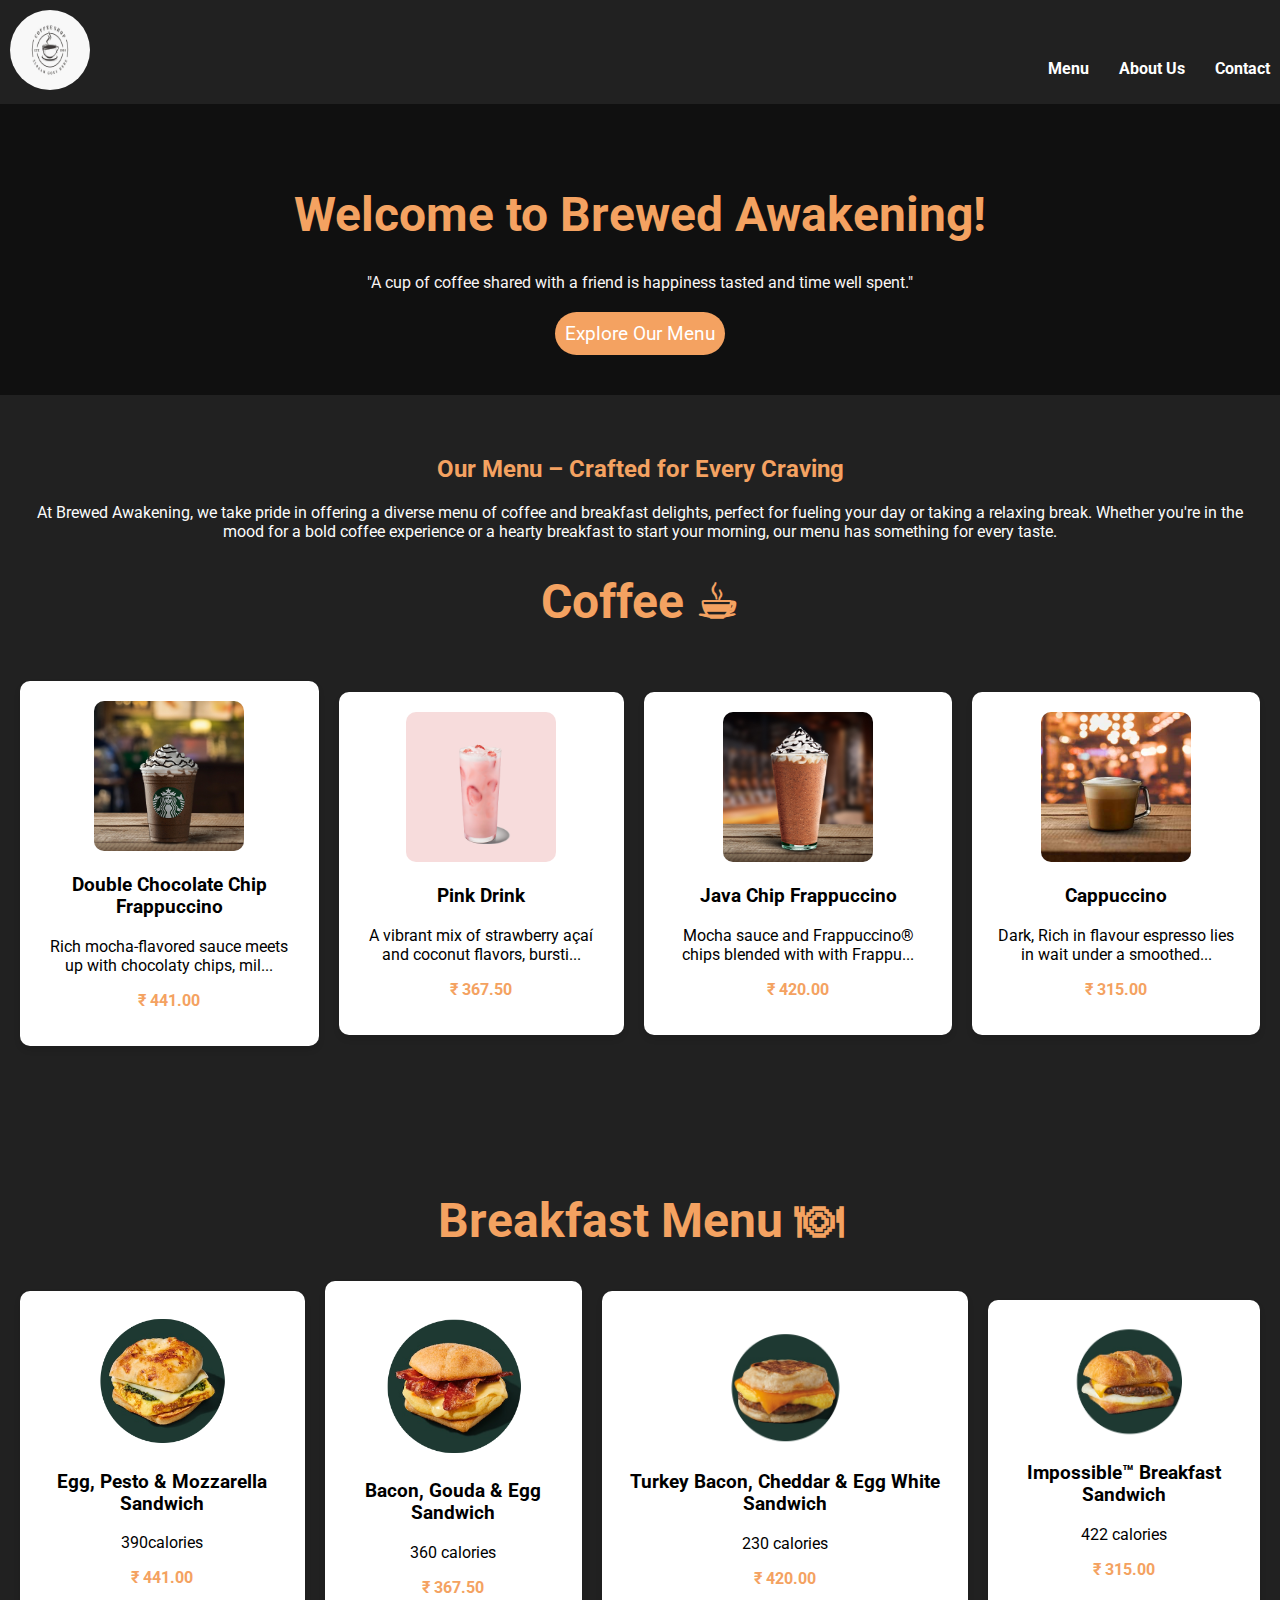
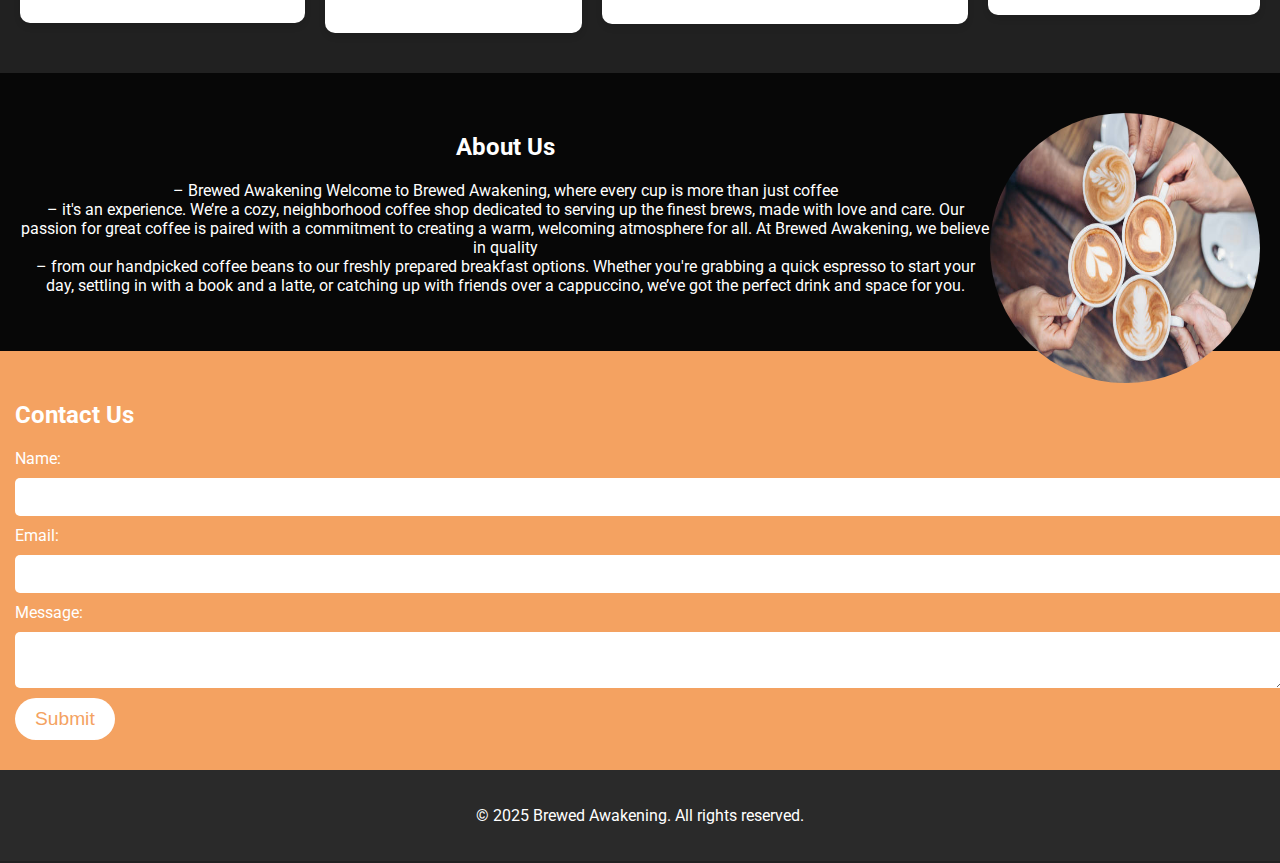
<file: CSS/index.html>
<!DOCTYPE html>
<html lang="en">
<head>
    <meta charset="UTF-8">
    <meta name="viewport" content="width=device-width, initial-scale=1.0">
    <title>Brewed Awakening Coffee Shop</title>
    <link href="https://fonts.googleapis.com/css2?family=Roboto:wght@400;700&display=swap" rel="stylesheet">
    <link rel="stylesheet" href="style.css">
</head>
<body>
    <header>
        <div class="logo">
            <img src="./images/logo.jpg" alt="Brewed Awakening Logo">

        </div>
        <nav>
            <ul>
                <li><a href="#menu">Menu</a></li>
                <li><a href="#about">About Us</a></li>
                <li><a href="#contact">Contact</a></li>
            </ul>
        </nav>
    </header>

    <section class="intro">
        <h1>Welcome to Brewed Awakening!</h1>
        <p>"A cup of coffee shared with a friend is happiness tasted and time well spent."</p>
        <a href="#coffeeH" class="menuButton">Explore Our Menu</a>
    </section>

    <main>
        <section id="menu">
            <h2>Our Menu – Crafted for Every Craving</h2>
             <p class="description">At Brewed Awakening, we take pride in offering a diverse menu of coffee and breakfast delights, perfect for fueling your day or taking a relaxing break. Whether you're in the mood for a bold coffee experience or a hearty breakfast to start your morning, our menu has something for every taste.</p>
             <h1 id="coffeeH">Coffee ☕︎</h1><br>
             <div class="menu1">
               
                <div class="menu_item">
                    <img src="./images/coffee1.jpg" alt="Double Chocolate Chip Frappuccino">
                    <h3>Double Chocolate Chip Frappuccino</h3>
                    <p>Rich mocha-flavored sauce meets up with chocolaty chips, mil...</p>
                    <p class="price">₹ 441.00</p>
                </div>
                <div class="menu_item">
                    <img src="./images/coffee2.jpg" alt="Pink Drink">
                    <h3>Pink Drink</h3>
                    <p>A vibrant mix of strawberry açaí and coconut flavors, bursti...</p>
                    <p class="price">₹ 367.50</p>
                </div>
                <div class="menu_item">
                    <img src="./images/coffee3.jpg" alt="Java Chip Frappuccino">
                    <h3>Java Chip Frappuccino</h3>
                    <p>Mocha sauce and Frappuccino® chips blended with with Frappu...</p>
                    <p class="price">₹ 420.00</p>
                </div>
                <div class="menu_item">
                    <img src="./images/coffee4.jpg" alt="Java Chip Frappuccino">
                    <h3>Cappuccino</h3>
                    <p>Dark, Rich in flavour espresso lies in wait under a smoothed...</p>
                    <p class="price">₹ 315.00</p>
                </div>
            </div>
            <br><br><br><br><br><br>
            <h1 id="breakfast">Breakfast Menu 🍽</h1>
            <div class="menu2">
               
                <div class="menu_item">
                    <img src="./images/sandwich1.png" alt="Egg, Pesto & Mozzarella Sandwich">
                    <h3>Egg, Pesto & Mozzarella Sandwich</h3>
                    <p>390calories </p>
                    <p class="price">₹ 441.00</p>
                </div>
                <div class="menu_item">
                    <img src="./images/sandwich2.png" alt="Bacon, Gouda & Egg Sandwich">
                    <h3>Bacon, Gouda & Egg Sandwich</h3>
                    <p>360 calories </p>
                    <p class="price">₹ 367.50</p>
                </div>
                <div class="menu_item">
                    <img src="./images/sandwich3.png" alt="Turkey Bacon, Cheddar & Egg White Sandwich">
                    <h3>Turkey Bacon, Cheddar & Egg White Sandwich</h3>
                    <p>230 calories </p>
                    <p class="price">₹ 420.00</p>
                </div>
                <div class="menu_item">
                    <img src="./images/sandwich4.png" alt="Impossible™ Breakfast Sandwich">
                    <h3>Impossible™ Breakfast Sandwich</h3>
                    <p>422 calories </p>
                    <p class="price">₹ 315.00</p>
                </div>
            </div>

        </section>

        <section id="about">
            <img class="aboutImg" src="./images/aboutus.jpg">
            <h2>About Us </h2>
            <p> – Brewed Awakening

                Welcome to Brewed Awakening, where every cup is more than just coffee <br>– it's an experience. We’re a cozy, neighborhood coffee shop dedicated to serving up the finest brews, made with love and care. Our passion for great coffee is paired with a commitment to creating a warm, welcoming atmosphere for all.
                
                At Brewed Awakening, we believe in quality <br>– from our handpicked coffee beans to our freshly prepared breakfast options. Whether you're grabbing a quick espresso to start your day, settling in with a book and a latte, or catching up with friends over a cappuccino, we’ve got the perfect drink and space for you.
                
                
        </section>

        <section id="contact">
            <h2>Contact Us</h2>
            <form>
                <label for="name">Name:</label>
                <input type="text" id="name" name="name" required>

                <label for="email">Email:</label>
                <input type="email" id="email" name="email" required>

                <label for="message">Message:</label>
                <textarea id="message" name="message"  required></textarea>

                <button type="submit" class="btnSubmit">Submit</button>
            </form>
        </section>
    </main>

    <footer>
        <p>&copy; 2025 Brewed Awakening. All rights reserved.</p>
    </footer>
</body>
</html>
</file>
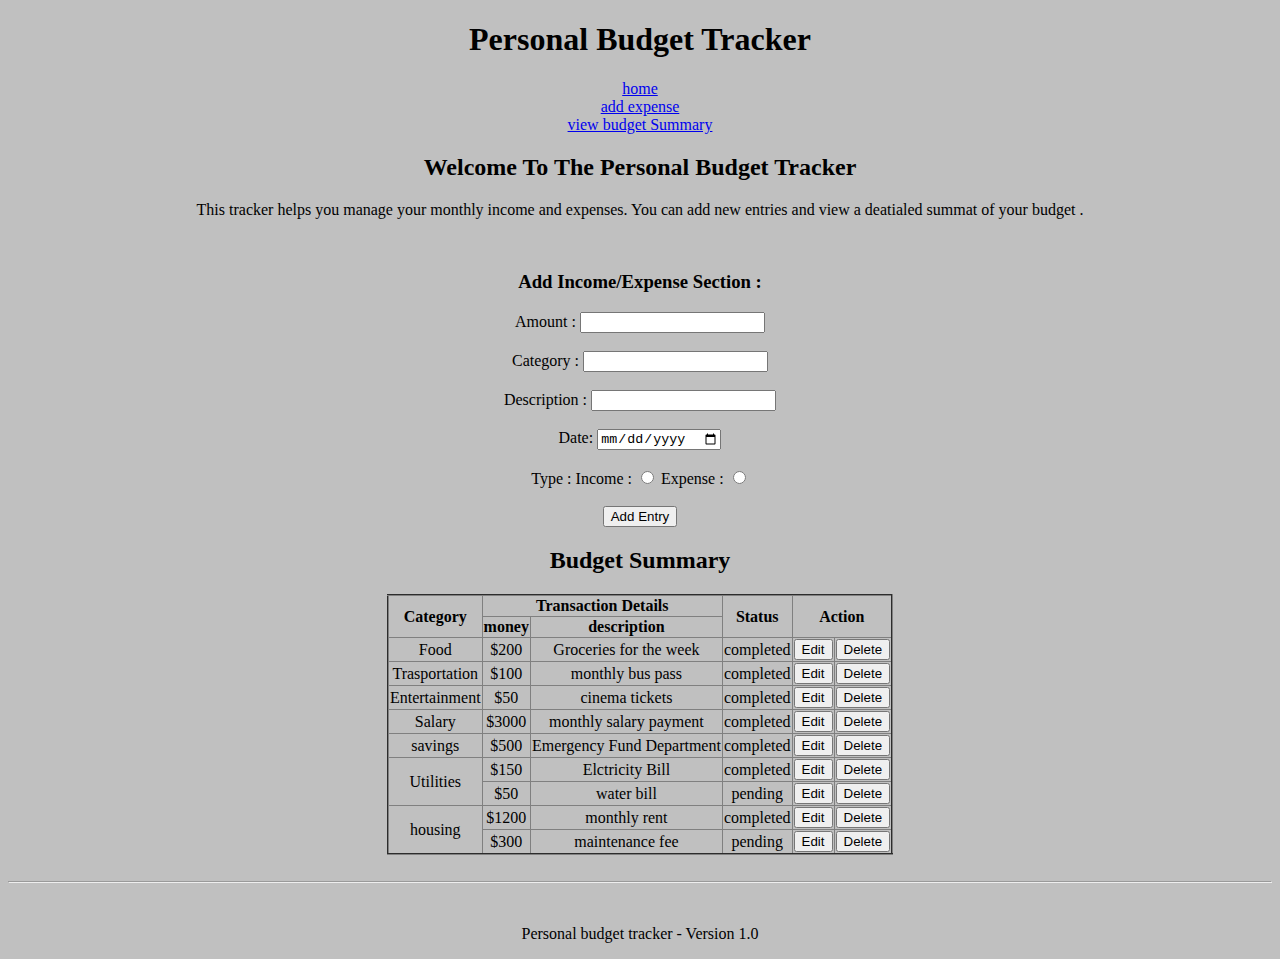
<file: Html/index.html>
<!DOCTYPE html>
<html lang="en">
<head>
    <meta charset="UTF-8">
    <meta name="viewport" content="width=device-width, initial-scale=1.0">
    <title>Personal Budget Tracker</title>
</head>
<body  align="center" style="background-color:silver;">
    <header>
    <h1> Personal Budget Tracker</h1>
</header>
<nav>
    <a href="Home">home  </a>  <br>
    <a href="add expense">add expense  </a> <br>
    <a href="view budget">view budget Summary </a> <br>
       
</nav>

<section>
    <h2>Welcome To The Personal Budget Tracker</h2>
    <p>This tracker helps you manage your monthly income and expenses. You can add new entries and view a deatialed summat of your budget .</p>
</section> </br>

<h3> Add Income/Expense Section : </h3>
<section>
<div>
    <form>
    Amount : <input type="number" name="amount"> </br></br>
    Category : <input list="category">
                  <datalist id="category">
                    <option value="Food">
                    <option value="Transportation">
                    <option value="Entertainment">
                    <option value="salary">
                    <option value="savings">
                    <option value="Ytilities">
                    <option value="housing">
                    
                  </datalist> </br></br>
    Description : <input type="text" name="Description"> </br></br>
    Date: <input type="date" name="date"></br> </br> 
    <label for="type">Type : </label>
    Income : <input type="radio" name="type">
    Expense : <input type="radio" name="type"></br></br>
    <input type="submit" value="Add Entry"> 
</div>
</form>
</section>

<section id="Budget Summary">
    <h2>Budget Summary</h2>
    <table border="2" style="border-collapse: collapse;" align="center" >
        <tr>
            <th rowspan="2">Category</th>
            <th colspan="2">Transaction Details</th>
            <th rowspan="2">Status</th>
            <th rowspan="2" colspan="2">Action</th>
        </tr>
        <tr>
            <th>money</th>
            <th>description</th>   
        </tr>

        <tr>
            <td>Food</td>
            <td>$200</td>
            <td>Groceries for the week</td>
            <td>completed</td>
            <td><button type="submit"> Edit</button></td>
            <td><button type="submit"> Delete</button></td>
        </tr>
        <tr>
            <td>Trasportation</td>
            <td>$100</td>
            <td>monthly bus pass</td>
            <td>completed</td>
            <td><button type="submit"> Edit</button></td>
            <td><button type="submit"> Delete</button></td>
        </tr>
        <tr>
            <td>Entertainment</td>
            <td>$50</td>
            <td>cinema tickets</td>
            <td>completed</td>
            <td><button type="submit"> Edit</button></td>
            <td><button type="submit"> Delete</button></td>
        </tr>
        <tr>
            <td>Salary</td>
            <td>$3000</td>
            <td>monthly salary payment</td>
            <td>completed</td>
            <td><button type="submit"> Edit</button></td>
            <td><button type="submit"> Delete</button></td>
        </tr>
        <tr>
            <td>savings</td>
            <td>$500</td>
            <td>Emergency Fund Department</td>
            <td>completed</td>
            <td><button type="submit"> Edit</button></td>
            <td><button type="submit"> Delete</button></td>
        </tr>
        <tr>
            <td rowspan="2">Utilities</td>
            <td>$150</td>
            <td>Elctricity Bill</td>
            <td>completed</td>
            <td><button type="submit"> Edit</button></td>
            <td><button type="submit"> Delete</button></td>
        </tr>
        <tr>
            
            <td>$50</td>
            <td>water bill</td>
            <td>pending</td>
            <td><button type="submit"> Edit</button></td>
            <td><button type="submit"> Delete</button></td>
        </tr>
        <tr>
            <td rowspan="2">housing</td>
            <td>$1200</td>
            <td>monthly rent</td>
            <td>completed</td>
            <td><button type="submit"> Edit</button></td>
            <td><button type="submit"> Delete</button></td>
        </tr>
        <tr>
            <td>$300</td>
            <td>maintenance fee </td>
            <td>pending</td>
            <td><button type="submit"> Edit</button></td>
            <td><button type="submit"> Delete</button></td>
        </tr>
 </table>
</section></br>
<hr>
</br>
<footer>
    <p>Personal budget tracker - Version 1.0 </p>
</footer>
</body>
</html>
</file>
<file: CSS/style.css>
html{
    background-color: #212121;
}
body {
    font-family: 'Roboto', sans-serif;
    margin: 0;
    padding: 0;
    
}

header {
    display: flex;
    justify-content: space-between;
    align-items: flex-end;
    padding: 10px;
}

/* used heirarchy and parents concept in selectors concept*/

header .logo img {
    height: 80px;
    width: 80px;
    border-radius: 50%;
}

nav ul {
    list-style: none;
    display: flex;
    gap: 30px;
   
}

nav a {
    text-decoration: none;
    color: #fff;
    font-weight: bold;
    transition: font-size 2s;    /* here font size increases when hovering over the anchors */
    transition: color 0.3s; /*applied transition  here for the anchor tags */
    
}

nav a:hover {
    color: #f4a261; /* Light orange hover effect */
    font-size: 20px;

}
/* main banner of my coffee website */
.intro {
    text-align: center;
    color: #f9f5f5;
    padding: 50px 20px;
    background-color: rgba(0, 0, 0, 0.5);
}

.intro h1 {
    font-size: 3rem;
    margin-bottom: 30px;
    color: #f4a261;
}

.intro p{
    margin-bottom: 30px;
}

.intro .menuButton  {
    background-color: #f4a261;
    color: #fff;
    padding-top: 10px;
    padding-bottom: 10px;
    padding-left: 10px;
    padding-right: 10px;
    font-size: 1.2rem;
    border-radius: 40px;
    text-decoration: none;
    transition: color 0.3s;
}

/* button of explore menu animation or transition */
.intro .menuButton:hover { 
    background-color: #006d08; 
    padding-top: 15px;
    padding-bottom: 15px;
    padding-left: 15px;
    padding-right: 15px;
}

/* Menu */
#menu {
    padding: 40px 20px;
    text-align: center;
}

#menu h2 {
    color: #f4a261;
    margin-bottom: 20px;
}
.description{
    color: #fbfcfc;
}
#coffeeH, #breakfast{
    font-size: 3rem;
    color: #f4a261;
    /* align-self: flex-start; */
}
.menu1, .menu2  {
    display: flex;
    justify-content: space-between;
    align-items: center;
    gap: 20px;
}

.menu_item{
    background: #fff;
    border-radius: 10px;
    padding: 20px;
    box-shadow: 0 4px 6px rgba(0, 0, 0, 0.1);
    text-align: center;
    transition: transform 0.3s;
}

.menu_item:hover {
    transform: translateY(-10px); /* at y axix of menu_item it goes down by 10px*/ 
}

.menu_item img {
    width: 150px ;
    height: auto;
    border-radius: 10px;
}

.price {
    font-weight: bold;
    color: #f4a261;
}

/* About Us Section */

.aboutImg{
    float:right;
    height: 30vh;
    width: 30vh;
    border-radius: 50%;
}
#about {
    padding: 40px 20px;
    text-align: center;
    background-color: #070707;
    color: #fff;
}

/* Contact us  Section */
#contact {
    padding: 30px 15px;
    background-color: #f4a261;
    color: #fff;
}

form {
    display: flex;
    flex-direction: column;
    align-items: flex-start;
}

form input,
form textarea {          /* selecting multiple parts of html*/
    width: 100%;
    padding: 10px;
    margin: 10px 0;
    border: none;
    border-radius: 5px;
    font-size: 1rem;
}

form .btnSubmit {
    background-color: #fff;
    color: #f4a261;
    padding: 10px 20px;
    font-size: 1.2rem;
    border-radius: 30px;
    border: none;
    transition: background-color 0.3s;
}

form .btnSubmit:hover {
    background-color: #030303;
    color: #fcfafa;
}

/* Footer Section */
footer {
    text-align: center;
    background-color: #2a2a2a;
    color: #fff;
    padding: 20px;
}

/* Responsive Design */
@media (max-width: 768px) {
    nav ul {
        flex-direction: column;
        align-items: center;
    }
    }
</file>
